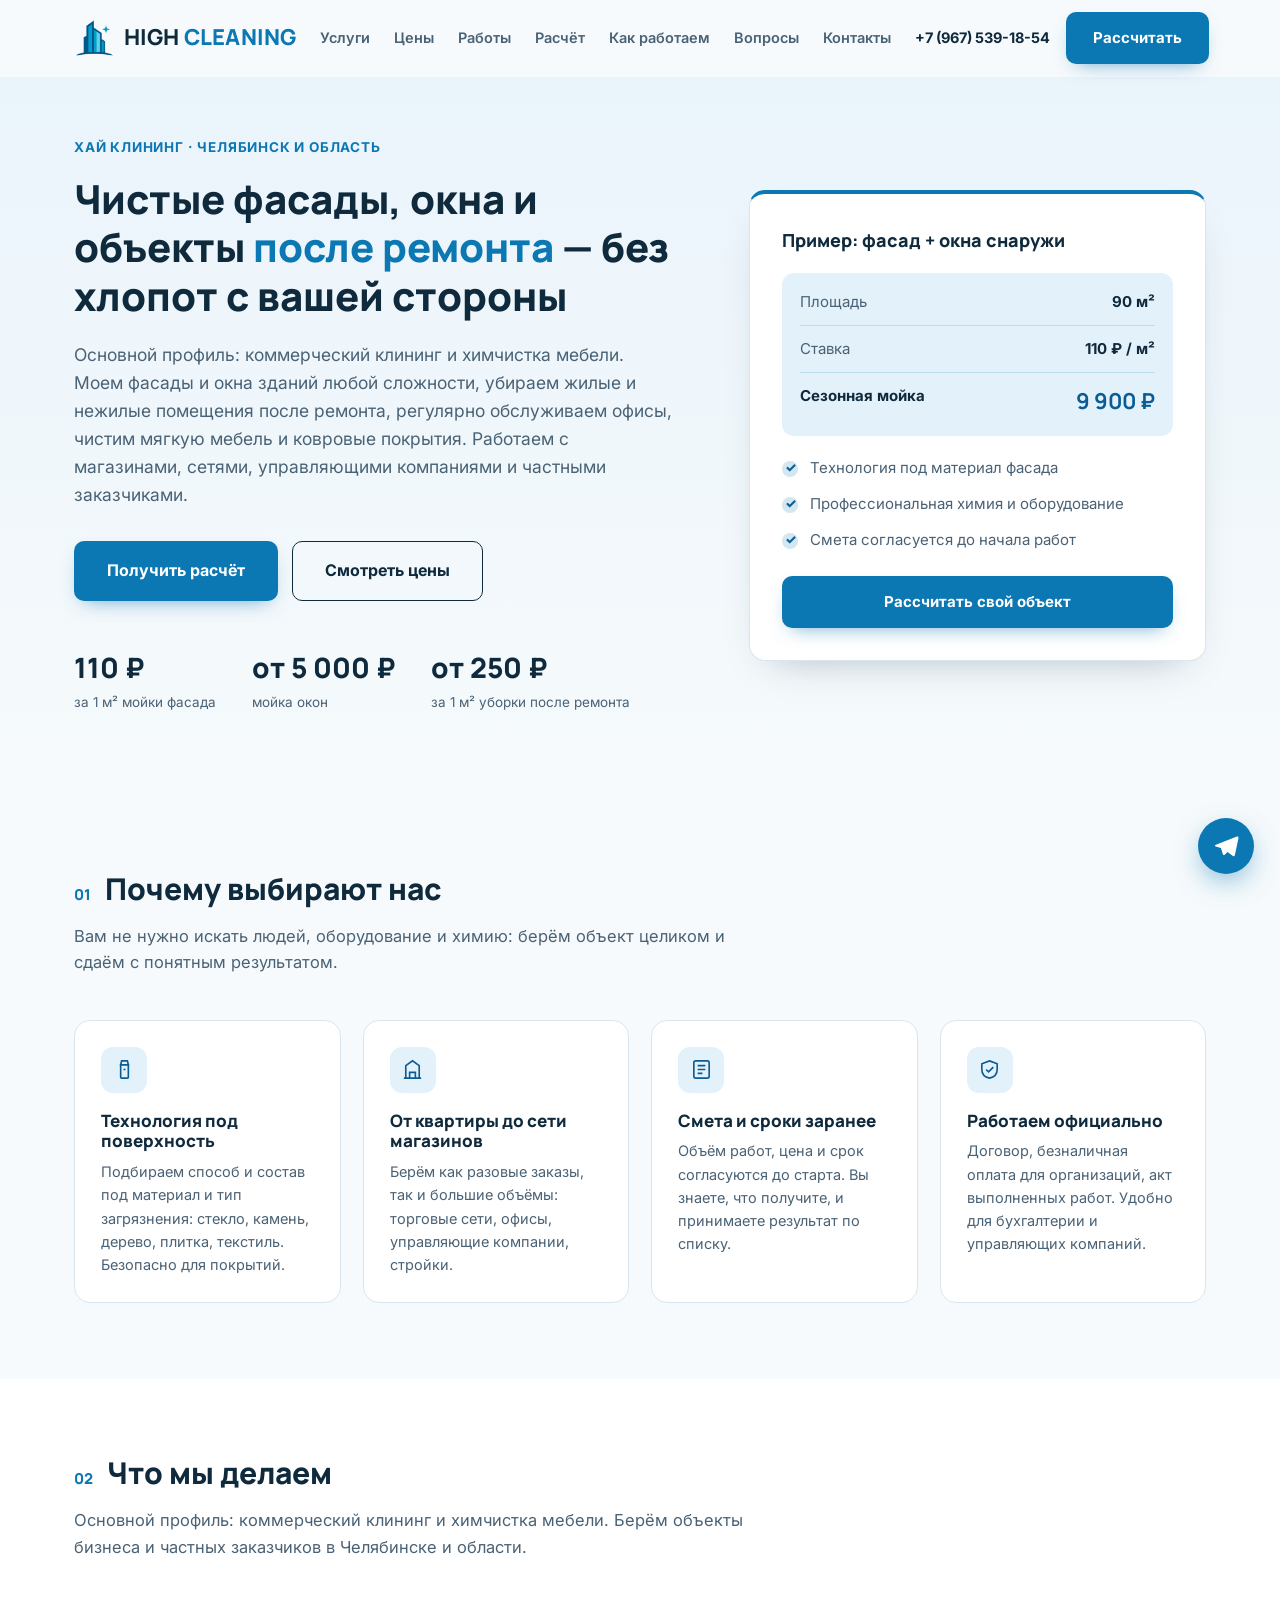
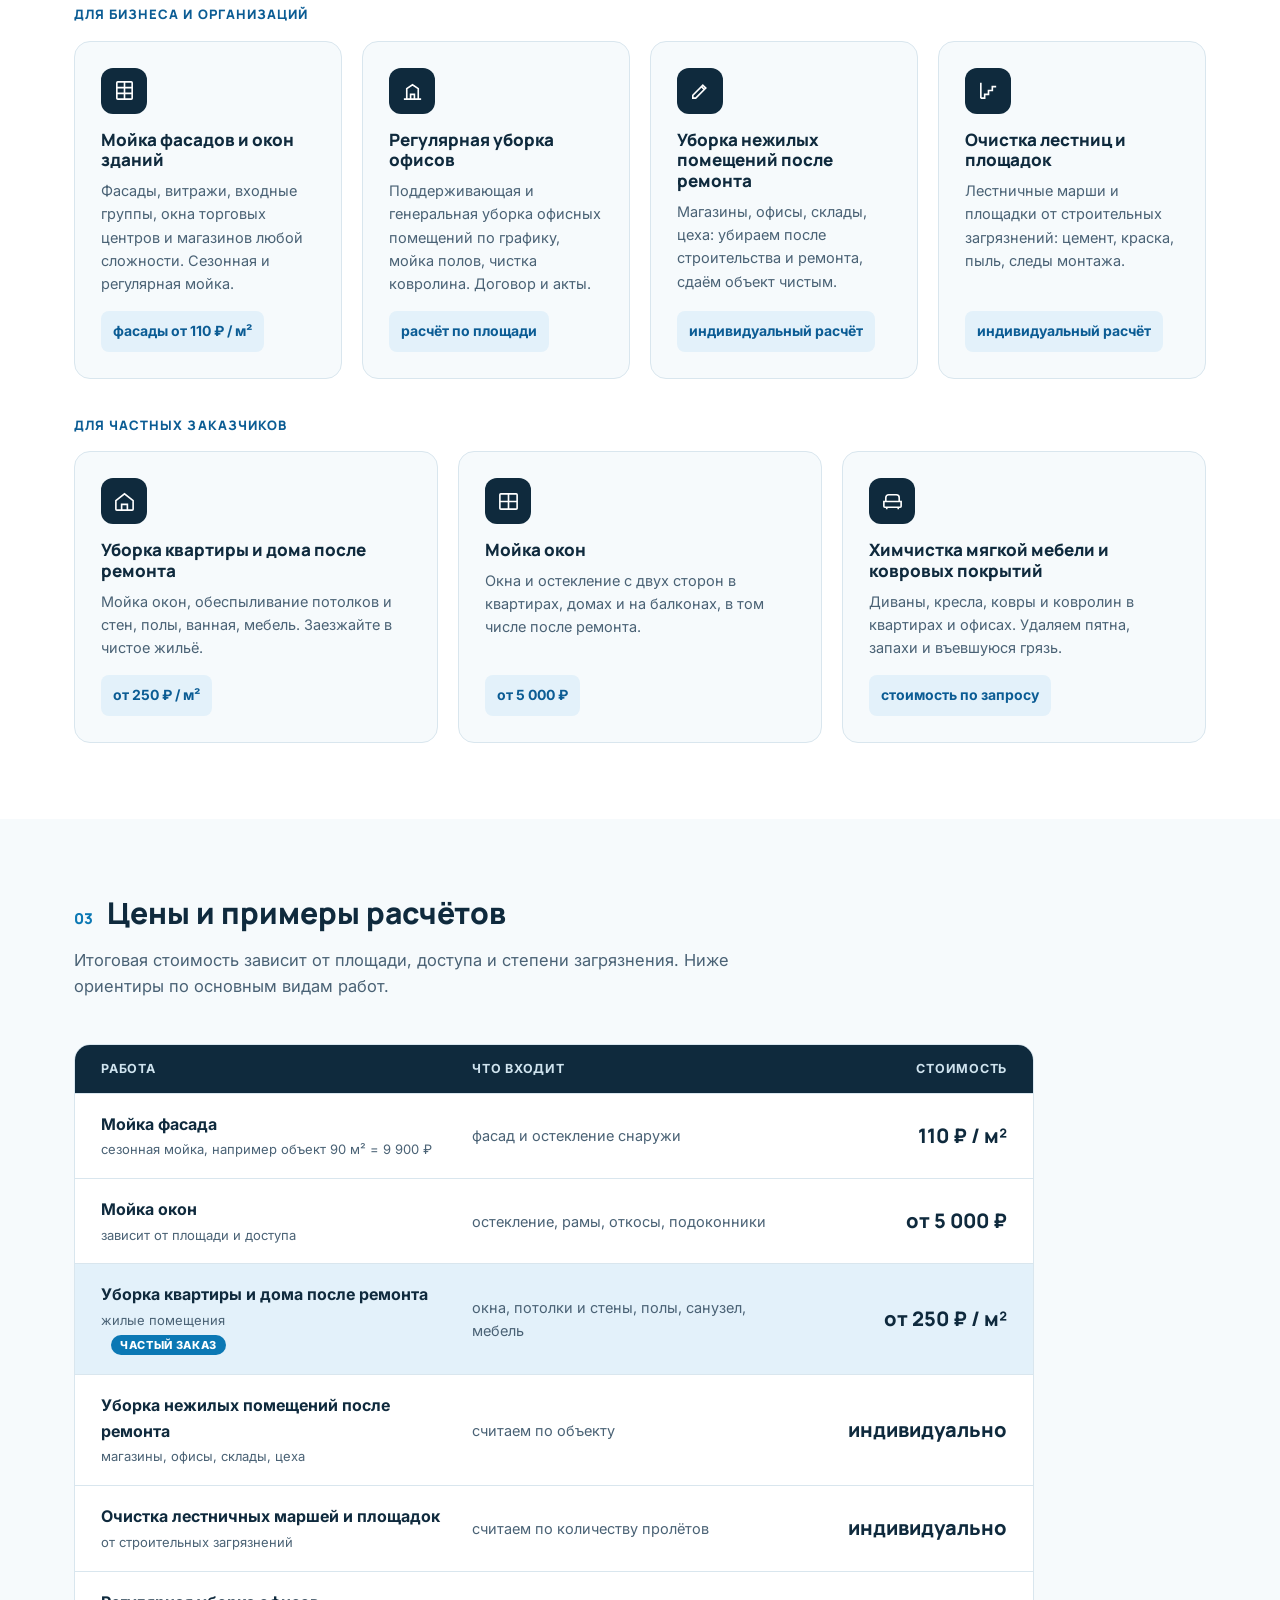
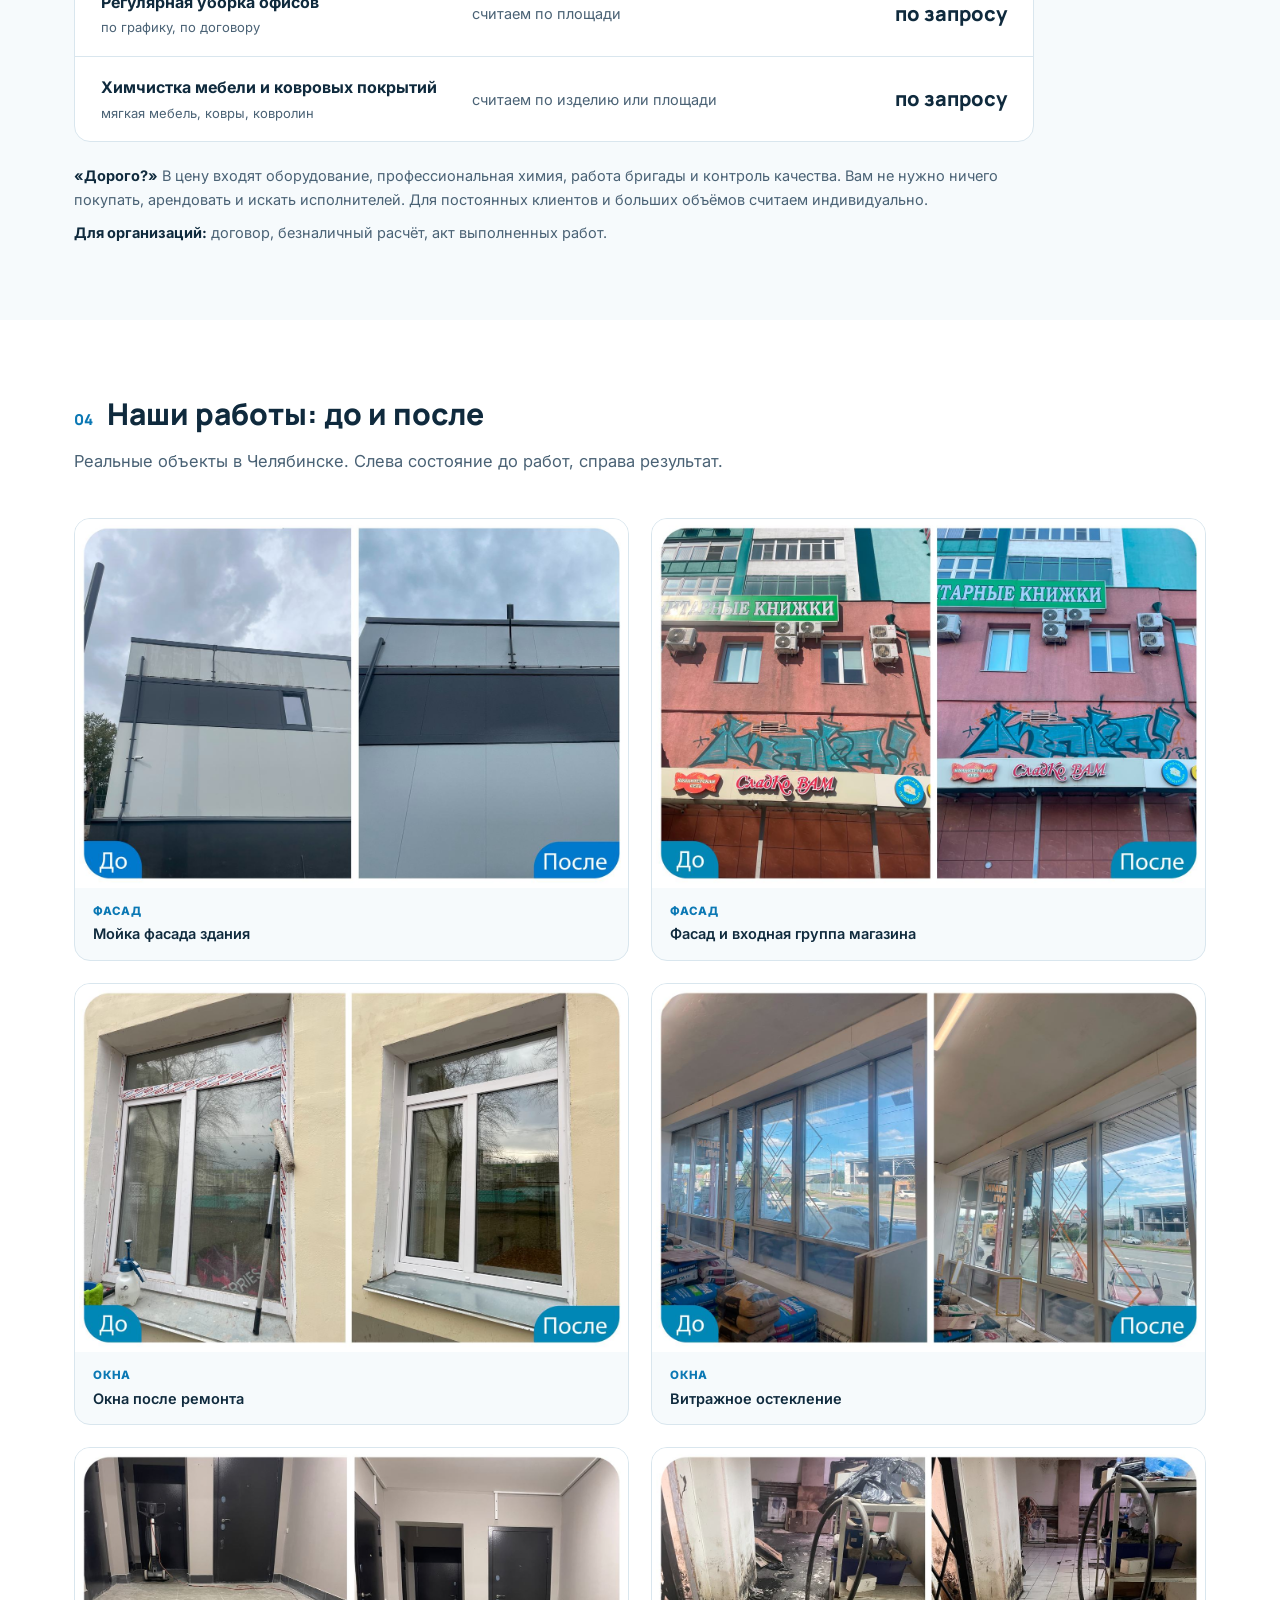
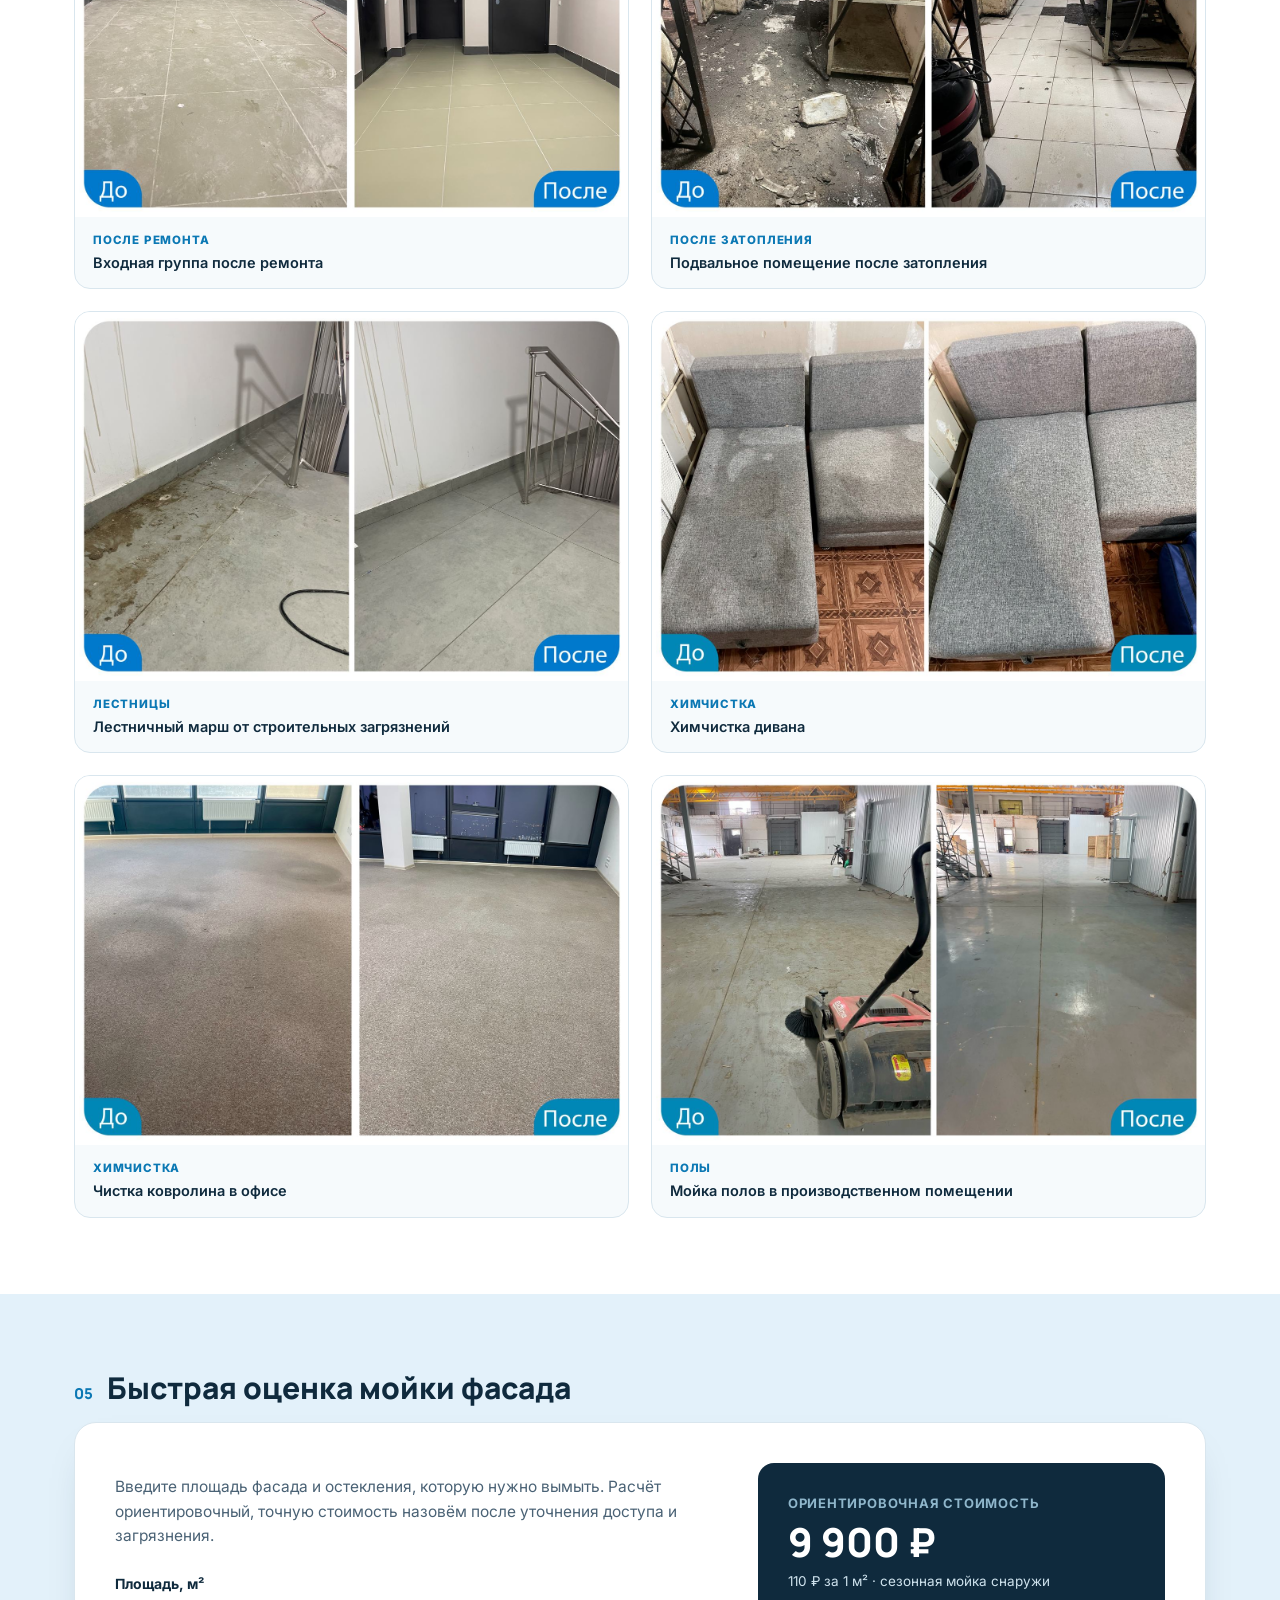
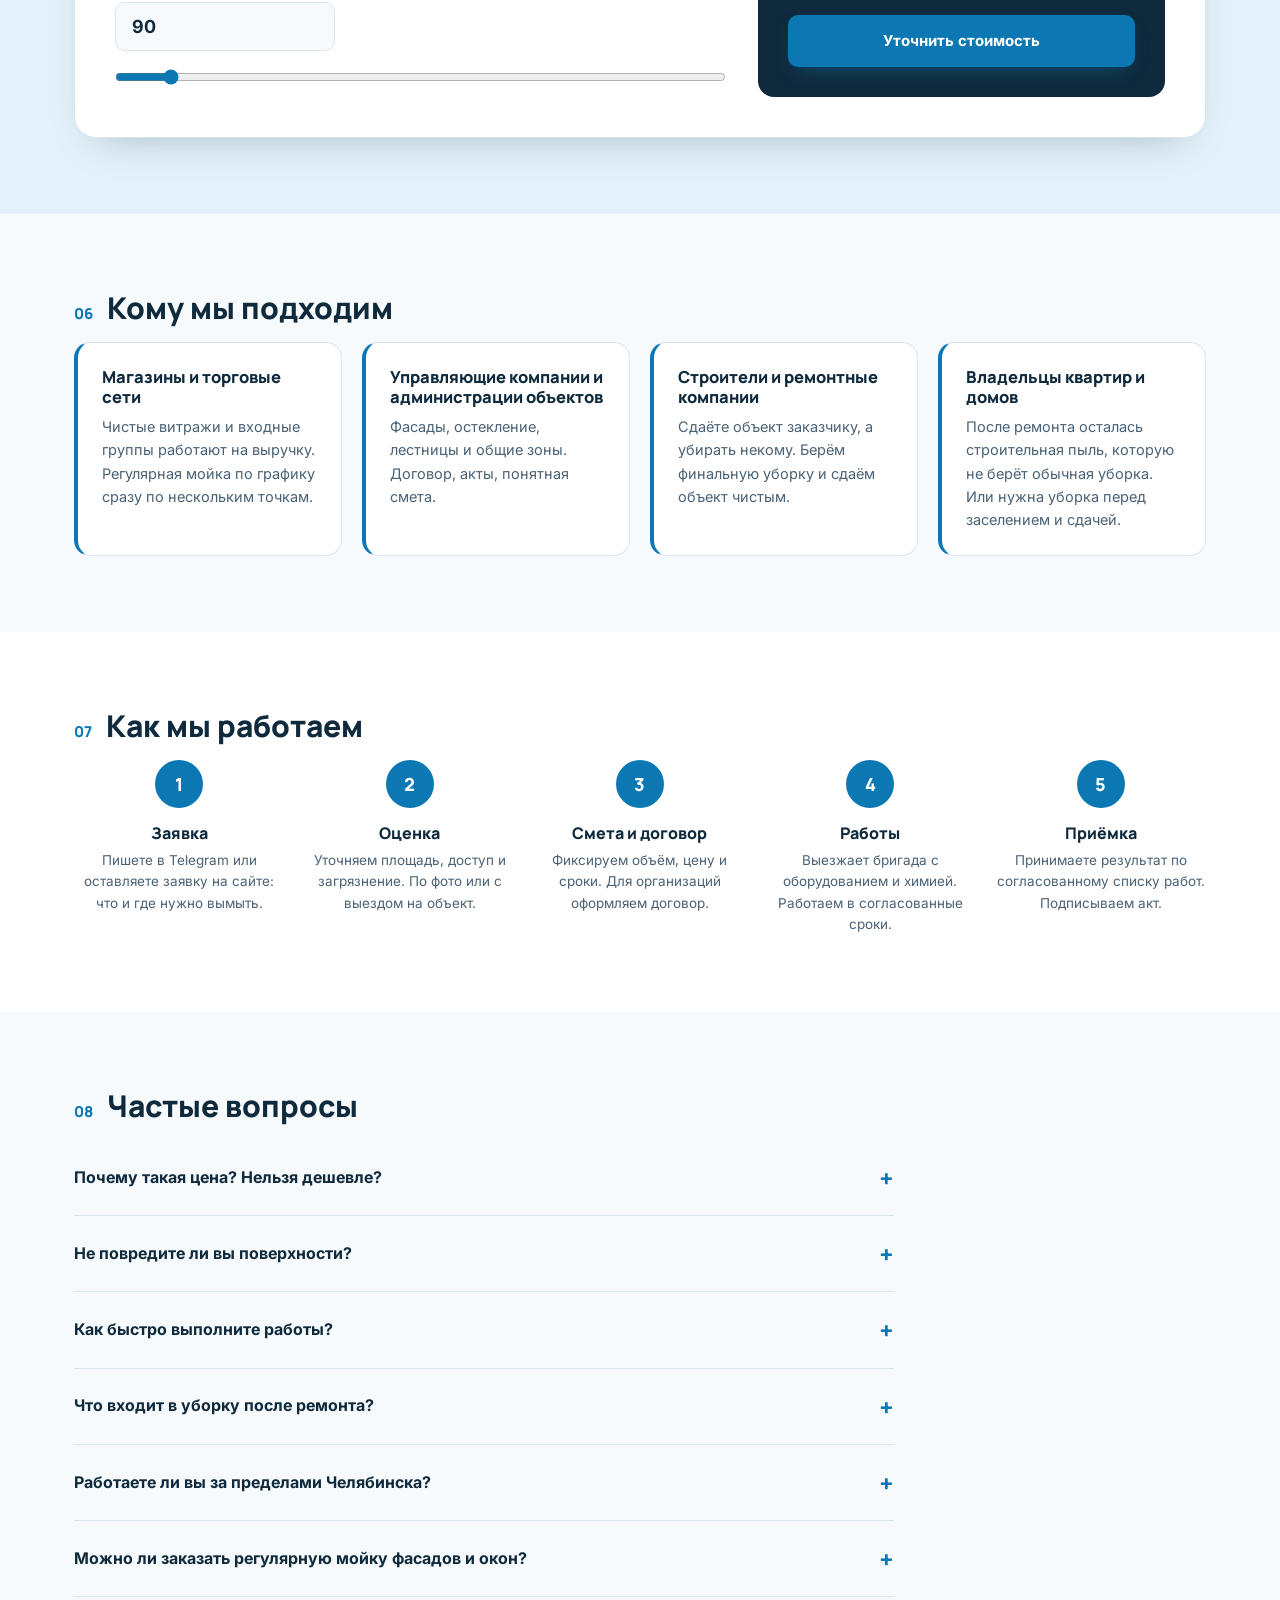
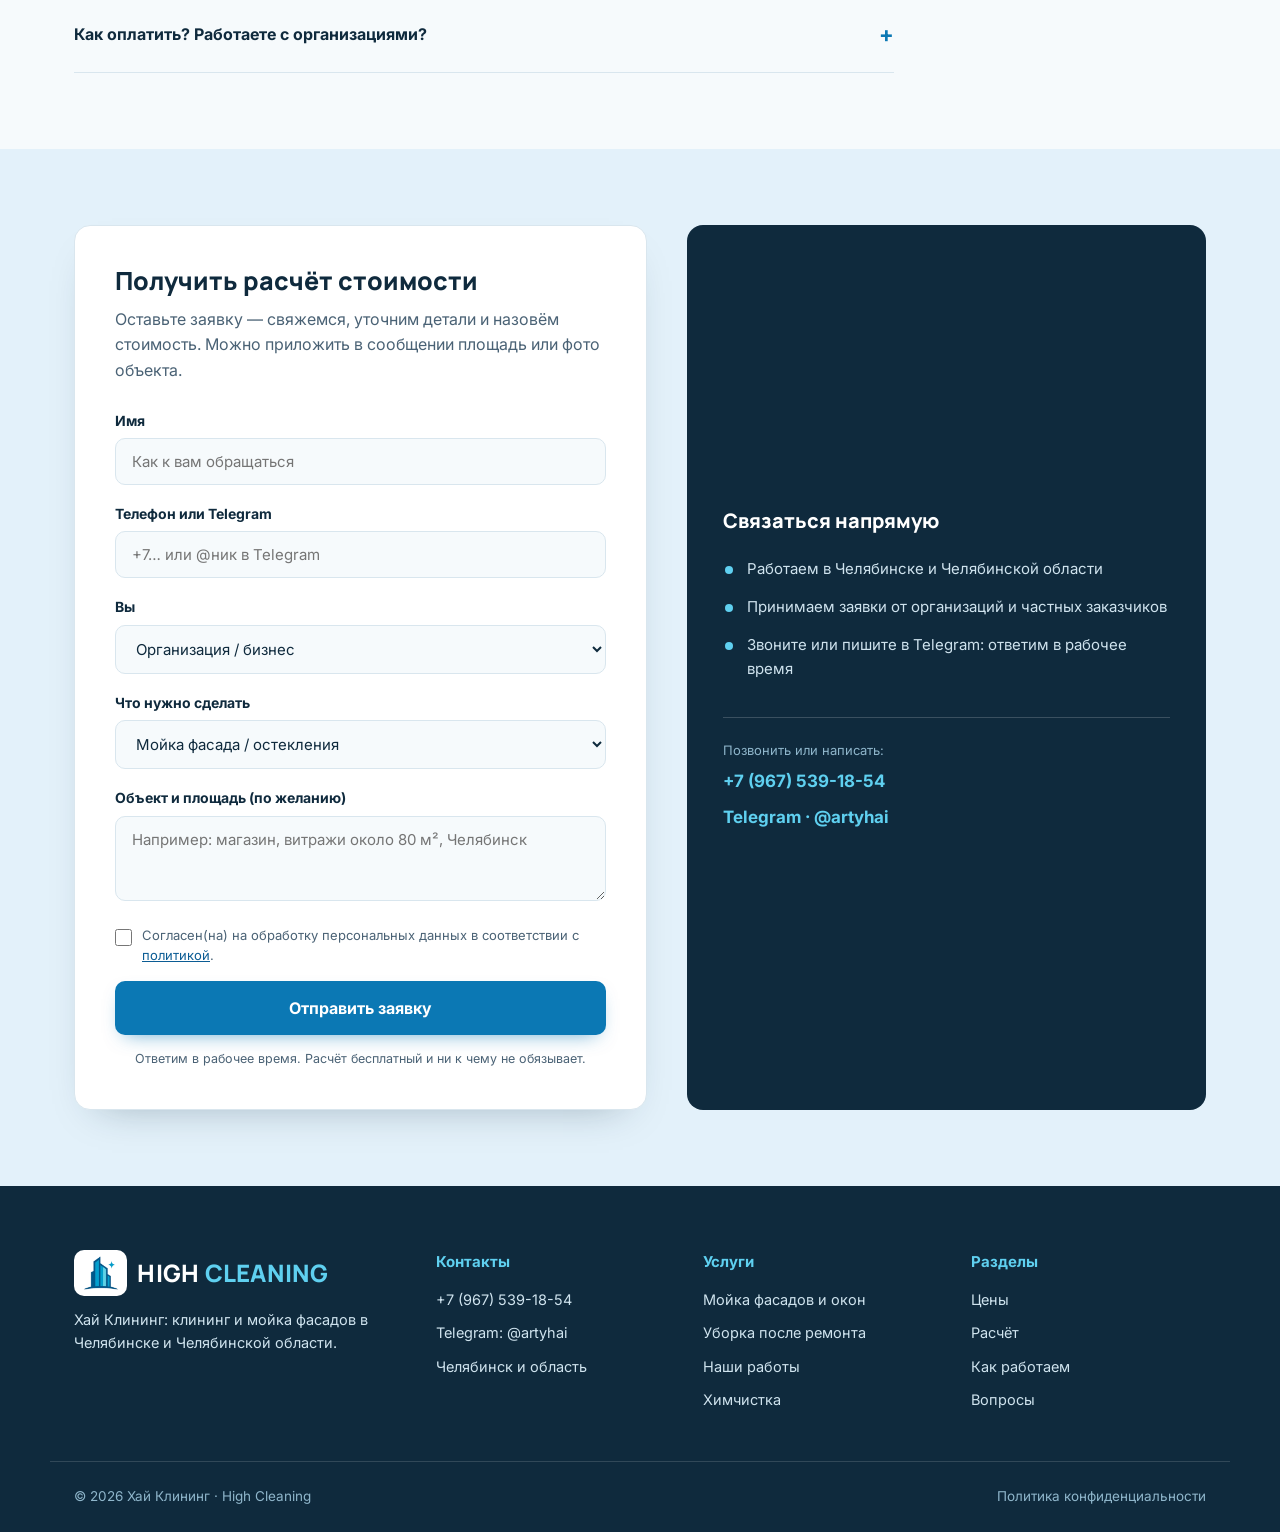
<file: index.html>
<!DOCTYPE html>
<html lang="ru">
<head>
<meta charset="UTF-8">
<meta name="viewport" content="width=device-width, initial-scale=1.0">
<title>Хай Клининг — клининг и мойка фасадов в Челябинске</title>
<meta name="description" content="Мойка фасадов и окон, уборка после ремонта, химчистка мебели и ковров в Челябинске и области. Для бизнеса и частных заказчиков. Фасад от 110 ₽/м², окна от 5 000 ₽, уборка после ремонта от 250 ₽/м².">
<link rel="icon" type="image/png" href="img/favicon.png">
<link rel="apple-touch-icon" href="img/favicon.png">
<link rel="preconnect" href="https://fonts.googleapis.com">
<link rel="preconnect" href="https://fonts.gstatic.com" crossorigin>
<link href="https://fonts.googleapis.com/css2?family=Manrope:wght@600;700;800&family=Inter:wght@400;500;600;700&display=swap" rel="stylesheet">
<link rel="stylesheet" href="styles.css?v=2">
</head>
<body>

<header class="header" id="header">
  <div class="container header__inner">
    <a href="#top" class="logo" aria-label="Хай Клининг — High Cleaning">
      <img class="logo__icon" src="img/logo-icon.png" alt="" width="40" height="36">
      <span class="logo__text">HIGH <span class="logo__accent">CLEANING</span></span><span class="logo__suffix"> · Хай Клининг, Челябинск</span>
    </a>
    <nav class="nav" id="nav">
      <a href="#services">Услуги</a>
      <a href="#prices">Цены</a>
      <a href="#works">Работы</a>
      <a href="#calc">Расчёт</a>
      <a href="#steps">Как работаем</a>
      <a href="#faq">Вопросы</a>
      <a href="#contacts">Контакты</a>
    </nav>
    <div class="header__actions">
      <a href="tel:+79675391854" class="header__tg">+7 (967) 539-18-54</a>
      <a href="#contact" class="btn btn--accent">Рассчитать</a>
      <button class="burger" id="burger" aria-label="Меню"><span></span><span></span><span></span></button>
    </div>
  </div>
</header>

<main id="top">

  <!-- HERO -->
  <section class="hero">
    <div class="container hero__grid">
      <div class="hero__text">
        <div class="eyebrow">Хай Клининг · Челябинск и область</div>
        <h1>Чистые фасады, окна и объекты <em>после ремонта</em> — без хлопот с вашей стороны</h1>
        <p class="hero__lead">Основной профиль: коммерческий клининг и химчистка мебели. Моем фасады и окна зданий любой сложности, убираем жилые и нежилые помещения после ремонта, регулярно обслуживаем офисы, чистим мягкую мебель и ковровые покрытия. Работаем с магазинами, сетями, управляющими компаниями и частными заказчиками.</p>
        <div class="hero__cta">
          <a href="#contact" class="btn btn--accent btn--lg">Получить расчёт</a>
          <a href="#prices" class="btn btn--outline btn--lg">Смотреть цены</a>
        </div>
        <div class="hero__stats">
          <div class="stat"><span class="stat__num"><span data-target="110">0</span> ₽</span><span class="stat__label">за 1 м² мойки фасада</span></div>
          <div class="stat"><span class="stat__num">от 5 000 ₽</span><span class="stat__label">мойка окон</span></div>
          <div class="stat"><span class="stat__num">от 250 ₽</span><span class="stat__label">за 1 м² уборки после ремонта</span></div>
        </div>
      </div>
      <div class="hero__card">
        <div class="hero__card-title">Пример: фасад + окна снаружи</div>
        <div class="hero__calc">
          <div class="hero__calc-row"><span>Площадь</span><b>90 м²</b></div>
          <div class="hero__calc-row"><span>Ставка</span><b>110 ₽ / м²</b></div>
          <div class="hero__calc-row hero__calc-row--total"><span>Сезонная мойка</span><b>9 900 ₽</b></div>
        </div>
        <ul class="hero__card-list">
          <li>Технология под материал фасада</li>
          <li>Профессиональная химия и оборудование</li>
          <li>Смета согласуется до начала работ</li>
        </ul>
        <a href="#contact" class="btn btn--accent btn--block">Рассчитать свой объект</a>
      </div>
    </div>
  </section>

  <!-- ПРЕИМУЩЕСТВА -->
  <section class="section adv" id="why">
    <div class="container">
      <div class="section-head">
        <span class="section-head__num">01</span>
        <span class="section-head__title">Почему выбирают нас</span>
      </div>
      <p class="section-lead">Вам не нужно искать людей, оборудование и химию: берём объект целиком и сдаём с понятным результатом.</p>
      <div class="adv__grid">
        <div class="adv__item">
          <div class="adv__icon"><svg viewBox="0 0 24 24" fill="none" stroke="currentColor" stroke-width="1.7"><path d="M9 3h6l1 4H8l1-4z"/><path d="M8 7h8v13a1 1 0 01-1 1H9a1 1 0 01-1-1V7z"/><path d="M11 12h2"/></svg></div>
          <h3>Технология под поверхность</h3>
          <p>Подбираем способ и состав под материал и тип загрязнения: стекло, камень, дерево, плитка, текстиль. Безопасно для покрытий.</p>
        </div>
        <div class="adv__item">
          <div class="adv__icon"><svg viewBox="0 0 24 24" fill="none" stroke="currentColor" stroke-width="1.7"><path d="M3 21h18M5 21V8l7-5 7 5v13M9 21v-6h6v6"/></svg></div>
          <h3>От квартиры до сети магазинов</h3>
          <p>Берём как разовые заказы, так и большие объёмы: торговые сети, офисы, управляющие компании, стройки.</p>
        </div>
        <div class="adv__item">
          <div class="adv__icon"><svg viewBox="0 0 24 24" fill="none" stroke="currentColor" stroke-width="1.7"><rect x="4" y="3" width="16" height="18" rx="2"/><path d="M8 8h8M8 12h8M8 16h5"/></svg></div>
          <h3>Смета и сроки заранее</h3>
          <p>Объём работ, цена и срок согласуются до старта. Вы знаете, что получите, и принимаете результат по списку.</p>
        </div>
        <div class="adv__item">
          <div class="adv__icon"><svg viewBox="0 0 24 24" fill="none" stroke="currentColor" stroke-width="1.7"><path d="M12 3l8 3v6c0 4.5-3.2 8-8 9-4.8-1-8-4.5-8-9V6l8-3z"/><path d="M8.5 12l2.5 2.5L16 9.5"/></svg></div>
          <h3>Работаем официально</h3>
          <p>Договор, безналичная оплата для организаций, акт выполненных работ. Удобно для бухгалтерии и управляющих компаний.</p>
        </div>
      </div>
    </div>
  </section>

  <!-- УСЛУГИ -->
  <section class="section services" id="services">
    <div class="container">
      <div class="section-head">
        <span class="section-head__num">02</span>
        <span class="section-head__title">Что мы делаем</span>
      </div>
      <p class="section-lead">Основной профиль: коммерческий клининг и химчистка мебели. Берём объекты бизнеса и частных заказчиков в Челябинске и области.</p>

      <div class="svc-group">
        <div class="svc-group__label">Для бизнеса и организаций</div>
        <div class="svc__grid">
          <div class="svc">
            <div class="svc__icon"><svg viewBox="0 0 24 24" fill="none" stroke="currentColor" stroke-width="1.7"><rect x="4" y="3" width="16" height="18" rx="1"/><path d="M4 9h16M4 15h16M12 3v18"/></svg></div>
            <h3>Мойка фасадов и окон зданий</h3>
            <p>Фасады, витражи, входные группы, окна торговых центров и магазинов любой сложности. Сезонная и регулярная мойка.</p>
            <div class="svc__price">фасады от 110 ₽ / м²</div>
          </div>
          <div class="svc">
            <div class="svc__icon"><svg viewBox="0 0 24 24" fill="none" stroke="currentColor" stroke-width="1.7"><path d="M3 21h18M6 21V10l6-4 6 4v11M10 21v-5h4v5"/></svg></div>
            <h3>Регулярная уборка офисов</h3>
            <p>Поддерживающая и генеральная уборка офисных помещений по графику, мойка полов, чистка ковролина. Договор и акты.</p>
            <div class="svc__price">расчёт по площади</div>
          </div>
          <div class="svc">
            <div class="svc__icon"><svg viewBox="0 0 24 24" fill="none" stroke="currentColor" stroke-width="1.7"><path d="M14.5 6.5l3 3L7 20H4v-3L14.5 6.5z"/><path d="M13 8l3 3"/></svg></div>
            <h3>Уборка нежилых помещений после ремонта</h3>
            <p>Магазины, офисы, склады, цеха: убираем после строительства и ремонта, сдаём объект чистым.</p>
            <div class="svc__price">индивидуальный расчёт</div>
          </div>
          <div class="svc">
            <div class="svc__icon"><svg viewBox="0 0 24 24" fill="none" stroke="currentColor" stroke-width="1.7"><path d="M4 20h4v-4h4v-4h4V8h4"/><path d="M4 20V4"/></svg></div>
            <h3>Очистка лестниц и площадок</h3>
            <p>Лестничные марши и площадки от строительных загрязнений: цемент, краска, пыль, следы монтажа.</p>
            <div class="svc__price">индивидуальный расчёт</div>
          </div>
        </div>
      </div>

      <div class="svc-group">
        <div class="svc-group__label">Для частных заказчиков</div>
        <div class="svc__grid svc__grid--3">
          <div class="svc">
            <div class="svc__icon"><svg viewBox="0 0 24 24" fill="none" stroke="currentColor" stroke-width="1.7"><path d="M3 11l9-7 9 7v9a1 1 0 01-1 1H4a1 1 0 01-1-1v-9z"/><path d="M9 21v-6h6v6"/></svg></div>
            <h3>Уборка квартиры и дома после ремонта</h3>
            <p>Мойка окон, обеспыливание потолков и стен, полы, ванная, мебель. Заезжайте в чистое жильё.</p>
            <div class="svc__price">от 250 ₽ / м²</div>
          </div>
          <div class="svc">
            <div class="svc__icon"><svg viewBox="0 0 24 24" fill="none" stroke="currentColor" stroke-width="1.7"><rect x="3" y="4" width="18" height="16" rx="1"/><path d="M12 4v16M3 12h18"/></svg></div>
            <h3>Мойка окон</h3>
            <p>Окна и остекление с двух сторон в квартирах, домах и на балконах, в том числе после ремонта.</p>
            <div class="svc__price">от 5 000 ₽</div>
          </div>
          <div class="svc">
            <div class="svc__icon"><svg viewBox="0 0 24 24" fill="none" stroke="currentColor" stroke-width="1.7"><path d="M5 12V8a3 3 0 013-3h8a3 3 0 013 3v4"/><path d="M3 12h18v5a1 1 0 01-1 1H4a1 1 0 01-1-1v-5z"/><path d="M6 18v2M18 18v2"/></svg></div>
            <h3>Химчистка мягкой мебели и ковровых покрытий</h3>
            <p>Диваны, кресла, ковры и ковролин в квартирах и офисах. Удаляем пятна, запахи и въевшуюся грязь.</p>
            <div class="svc__price">стоимость по запросу</div>
          </div>
        </div>
      </div>
    </div>
  </section>

<!-- ЦЕНЫ -->
  <section class="section prices" id="prices">
    <div class="container">
      <div class="section-head">
        <span class="section-head__num">03</span>
        <span class="section-head__title">Цены и примеры расчётов</span>
      </div>
      <p class="section-lead">Итоговая стоимость зависит от площади, доступа и степени загрязнения. Ниже ориентиры по основным видам работ.</p>
      <div class="prices__table">
        <div class="price-row price-row--head"><span>Работа</span><span>Что входит</span><span style="text-align:right">Стоимость</span></div>
        <div class="price-row"><div class="price-row__name">Мойка фасада<small>сезонная мойка, например объект 90 м² = 9 900 ₽</small></div><div class="price-row__each">фасад и остекление снаружи</div><div class="price-row__sum">110 ₽ / м²</div></div>
        <div class="price-row"><div class="price-row__name">Мойка окон<small>зависит от площади и доступа</small></div><div class="price-row__each">остекление, рамы, откосы, подоконники</div><div class="price-row__sum">от 5 000 ₽</div></div>
        <div class="price-row price-row--hit"><div class="price-row__name">Уборка квартиры и дома после ремонта<small>жилые помещения</small></div><div class="price-row__each">окна, потолки и стены, полы, санузел, мебель</div><div class="price-row__sum">от 250 ₽ / м²</div></div>
        <div class="price-row"><div class="price-row__name">Уборка нежилых помещений после ремонта<small>магазины, офисы, склады, цеха</small></div><div class="price-row__each">считаем по объекту</div><div class="price-row__sum">индивидуально</div></div>
        <div class="price-row"><div class="price-row__name">Очистка лестничных маршей и площадок<small>от строительных загрязнений</small></div><div class="price-row__each">считаем по количеству пролётов</div><div class="price-row__sum">индивидуально</div></div>
        <div class="price-row"><div class="price-row__name">Регулярная уборка офисов<small>по графику, по договору</small></div><div class="price-row__each">считаем по площади</div><div class="price-row__sum">по запросу</div></div>
        <div class="price-row"><div class="price-row__name">Химчистка мебели и ковровых покрытий<small>мягкая мебель, ковры, ковролин</small></div><div class="price-row__each">считаем по изделию или площади</div><div class="price-row__sum">по запросу</div></div>
      </div>
<div class="prices__notes">
        <p><b>«Дорого?»</b> В цену входят оборудование, профессиональная химия, работа бригады и контроль качества. Вам не нужно ничего покупать, арендовать и искать исполнителей. Для постоянных клиентов и больших объёмов считаем индивидуально.</p>
        <p><b>Для организаций:</b> договор, безналичный расчёт, акт выполненных работ.</p>
      </div>
    </div>
  </section>

  <!-- РАБОТЫ -->
  <section class="section works" id="works">
    <div class="container">
      <div class="section-head">
        <span class="section-head__num">04</span>
        <span class="section-head__title">Наши работы: до и после</span>
      </div>
      <p class="section-lead">Реальные объекты в Челябинске. Слева состояние до работ, справа результат.</p>
      <div class="works__grid">
        <figure class="work"><img src="img/facade-1.jpg" alt="Мойка фасада здания: до и после" loading="lazy" width="1400" height="925"><figcaption><span>Фасад</span>Мойка фасада здания</figcaption></figure>
        <figure class="work"><img src="img/facade-2.jpg" alt="Фасад и входная группа магазина: до и после" loading="lazy" width="1400" height="925"><figcaption><span>Фасад</span>Фасад и входная группа магазина</figcaption></figure>
        <figure class="work"><img src="img/windows-1.jpg" alt="Окна после ремонта: до и после" loading="lazy" width="1400" height="925"><figcaption><span>Окна</span>Окна после ремонта</figcaption></figure>
        <figure class="work"><img src="img/windows-2.jpg" alt="Витражное остекление: до и после" loading="lazy" width="1400" height="925"><figcaption><span>Окна</span>Витражное остекление</figcaption></figure>
        <figure class="work"><img src="img/afterrepair-1.jpg" alt="Входная группа после ремонта: до и после" loading="lazy" width="1400" height="925"><figcaption><span>После ремонта</span>Входная группа после ремонта</figcaption></figure>
        <figure class="work"><img src="img/afterflood.jpg" alt="Подвальное помещение после затопления: до и после" loading="lazy" width="1400" height="925"><figcaption><span>После затопления</span>Подвальное помещение после затопления</figcaption></figure>
        <figure class="work"><img src="img/stairs.jpg" alt="Лестничный марш от строительных загрязнений: до и после" loading="lazy" width="1400" height="925"><figcaption><span>Лестницы</span>Лестничный марш от строительных загрязнений</figcaption></figure>
        <figure class="work"><img src="img/sofa.jpg" alt="Химчистка дивана: до и после" loading="lazy" width="1400" height="925"><figcaption><span>Химчистка</span>Химчистка дивана</figcaption></figure>
        <figure class="work"><img src="img/carpet-office.jpg" alt="Чистка ковролина в офисе: до и после" loading="lazy" width="1400" height="925"><figcaption><span>Химчистка</span>Чистка ковролина в офисе</figcaption></figure>
        <figure class="work"><img src="img/floor-shop.jpg" alt="Мойка полов в производственном помещении: до и после" loading="lazy" width="1400" height="925"><figcaption><span>Полы</span>Мойка полов в производственном помещении</figcaption></figure>
      </div>
    </div>
  </section>

  <!-- КАЛЬКУЛЯТОР -->
  <section class="section calc" id="calc">
    <div class="container">
      <div class="section-head">
        <span class="section-head__num">05</span>
        <span class="section-head__title">Быстрая оценка мойки фасада</span>
      </div>
      <div class="calc__box">
        <div class="calc__controls">
          <p class="calc__lead">Введите площадь фасада и остекления, которую нужно вымыть. Расчёт ориентировочный, точную стоимость назовём после уточнения доступа и загрязнения.</p>
          <label for="calcArea">Площадь, м²</label>
          <input type="number" id="calcArea" min="1" max="100000" value="90" inputmode="numeric">
          <input type="range" id="calcRange" min="10" max="1000" step="10" value="90" aria-label="Площадь, м²">
        </div>
        <div class="calc__result">
          <div class="calc__result-label">Ориентировочная стоимость</div>
          <div class="calc__result-sum" id="calcSum">9 900 ₽</div>
          <div class="calc__result-note">110 ₽ за 1 м² · сезонная мойка снаружи</div>
          <a href="#contact" class="btn btn--accent btn--block" id="calcCta">Уточнить стоимость</a>
        </div>
      </div>
    </div>
  </section>

  <!-- ДЛЯ КОГО -->
  <section class="section audience" id="audience">
    <div class="container">
      <div class="section-head">
        <span class="section-head__num">06</span>
        <span class="section-head__title">Кому мы подходим</span>
      </div>
      <div class="aud__grid">
        <div class="aud">
          <h3>Магазины и торговые сети</h3>
          <p>Чистые витражи и входные группы работают на выручку. Регулярная мойка по графику сразу по нескольким точкам.</p>
        </div>
        <div class="aud">
          <h3>Управляющие компании и администрации объектов</h3>
          <p>Фасады, остекление, лестницы и общие зоны. Договор, акты, понятная смета.</p>
        </div>
        <div class="aud">
          <h3>Строители и ремонтные компании</h3>
          <p>Сдаёте объект заказчику, а убирать некому. Берём финальную уборку и сдаём объект чистым.</p>
        </div>
        <div class="aud">
          <h3>Владельцы квартир и домов</h3>
          <p>После ремонта осталась строительная пыль, которую не берёт обычная уборка. Или нужна уборка перед заселением и сдачей.</p>
        </div>
      </div>
    </div>
  </section>

  <!-- ПРОЦЕСС -->
  <section class="section steps" id="steps">
    <div class="container">
      <div class="section-head">
        <span class="section-head__num">07</span>
        <span class="section-head__title">Как мы работаем</span>
      </div>
      <div class="steps__grid">
        <div class="step">
          <span class="step__num">1</span>
          <h3>Заявка</h3>
          <p>Пишете в Telegram или оставляете заявку на сайте: что и где нужно вымыть.</p>
        </div>
        <div class="step">
          <span class="step__num">2</span>
          <h3>Оценка</h3>
          <p>Уточняем площадь, доступ и загрязнение. По фото или с выездом на объект.</p>
        </div>
        <div class="step">
          <span class="step__num">3</span>
          <h3>Смета и договор</h3>
          <p>Фиксируем объём, цену и сроки. Для организаций оформляем договор.</p>
        </div>
        <div class="step">
          <span class="step__num">4</span>
          <h3>Работы</h3>
          <p>Выезжает бригада с оборудованием и химией. Работаем в согласованные сроки.</p>
        </div>
        <div class="step">
          <span class="step__num">5</span>
          <h3>Приёмка</h3>
          <p>Принимаете результат по согласованному списку работ. Подписываем акт.</p>
        </div>
      </div>
    </div>
  </section>

  <!-- FAQ -->
  <section class="section faq" id="faq">
    <div class="container">
      <div class="section-head">
        <span class="section-head__num">08</span>
        <span class="section-head__title">Частые вопросы</span>
      </div>
      <div class="faq__list">
        <details class="faq__item">
          <summary>Почему такая цена? Нельзя дешевле?</summary>
          <p>Цена складывается из площади, высоты и доступа, степени загрязнения, расхода химии и работы бригады с профессиональным оборудованием. Для постоянных клиентов и больших объёмов (сети, управляющие компании) считаем индивидуально. Напишите задачу — предложим вариант под ваш бюджет.</p>
        </details>
        <details class="faq__item">
          <summary>Не повредите ли вы поверхности?</summary>
          <p>Состав и способ подбираем под материал: стекло, камень, дерево, плитка, текстиль. Сложные участки сначала проверяем на незаметном месте, о рисках предупреждаем заранее.</p>
        </details>
        <details class="faq__item">
          <summary>Как быстро выполните работы?</summary>
          <p>Срок зависит от объёма. Квартиру после ремонта обычно убираем за один-два дня, для фасадов и больших объектов называем срок в смете. Сроки закрепляем до начала работ.</p>
        </details>
        <details class="faq__item">
          <summary>Что входит в уборку после ремонта?</summary>
          <p>Удаление строительной пыли и следов монтажа: мойка окон, обеспыливание потолков и стен, мытьё полов, ванной и санузла, мебели и подоконников. Точный список согласуем в смете.</p>
        </details>
        <details class="faq__item">
          <summary>Работаете ли вы за пределами Челябинска?</summary>
          <p>Да, выезжаем по Челябинской области. Стоимость выезда зависит от расстояния и объёма, уточняйте при заявке.</p>
        </details>
        <details class="faq__item">
          <summary>Можно ли заказать регулярную мойку фасадов и окон?</summary>
          <p>Да. Для магазинов, сетей и коммерческих объектов настраиваем график: сезонная мойка или регулярное обслуживание по договору.</p>
        </details>
        <details class="faq__item">
          <summary>Как оплатить? Работаете с организациями?</summary>
          <p>Для организаций: договор, безналичная оплата и акт выполненных работ. Для частных заказчиков: удобный способ согласуем при заказе.</p>
        </details>
      </div>
    </div>
  </section>

  <!-- ФОРМА + КОНТАКТЫ -->
  <section class="section form-section" id="contact">
    <div class="container form-section__grid">
      <div class="form">
        <h2>Получить расчёт стоимости</h2>
        <p class="form__lead">Оставьте заявку — свяжемся, уточним детали и назовём стоимость. Можно приложить в сообщении площадь или фото объекта.</p>
        <form id="leadForm">
          <input type="text" name="_gotcha" style="display:none" tabindex="-1" autocomplete="off">
          <div class="form__row">
            <label for="f-name">Имя</label>
            <input type="text" id="f-name" name="name" placeholder="Как к вам обращаться" required>
          </div>
          <div class="form__row">
            <label for="f-contact">Телефон или Telegram</label>
            <input type="text" id="f-contact" name="contact" placeholder="+7… или @ник в Telegram" required>
          </div>
          <div class="form__row">
            <label for="f-client">Вы</label>
            <select id="f-client" name="client_type">
              <option>Организация / бизнес</option>
              <option>Частное лицо</option>
            </select>
          </div>
          <div class="form__row">
            <label for="f-service">Что нужно сделать</label>
            <select id="f-service" name="service">
              <option>Мойка фасада / остекления</option>
              <option>Мойка окон</option>
              <option>Уборка после ремонта</option>
              <option>Регулярная уборка офиса</option>
              <option>Очистка лестниц и площадок</option>
              <option>Химчистка мебели / ковров</option>
              <option>Другое</option>
            </select>
          </div>
          <div class="form__row">
            <label for="f-comment">Объект и площадь (по желанию)</label>
            <textarea id="f-comment" name="comment" rows="3" placeholder="Например: магазин, витражи около 80 м², Челябинск"></textarea>
          </div>
          <label class="consent"><input type="checkbox" name="consent_pd" value="yes" required> <span>Согласен(на) на обработку персональных данных в соответствии с <a href="privacy.html" target="_blank">политикой</a>.</span></label>
          <button type="submit" class="btn btn--accent btn--block btn--lg">Отправить заявку</button>
          <p class="form__hint">Ответим в рабочее время. Расчёт бесплатный и ни к чему не обязывает.</p>
        </form>
      </div>
      <div class="coverage">
        <div class="coverage__title">Связаться напрямую</div>
        <ul class="coverage__list">
          <li>Работаем в Челябинске и Челябинской области</li>
          <li>Принимаем заявки от организаций и частных заказчиков</li>
          <li>Звоните или пишите в Telegram: ответим в рабочее время</li>
        </ul>
        <div class="coverage__contact">
          <span>Позвонить или написать:</span>
          <a href="tel:+79675391854">+7 (967) 539-18-54</a>
          <a href="https://t.me/artyhai" target="_blank" rel="noopener">Telegram · @artyhai</a>
        </div>
      </div>
    </div>
  </section>

</main>

<footer class="footer" id="contacts">
  <div class="container footer__grid">
    <div class="footer__col">
      <div class="logo logo--footer"><span class="logo__badge"><img src="img/logo-icon.png" alt="" width="40" height="36"></span><span class="logo__text">HIGH <span class="logo__accent">CLEANING</span></span></div>
      <p>Хай Клининг: клининг и мойка фасадов в Челябинске и Челябинской области.</p>
    </div>
    <div class="footer__col">
      <div class="footer__title">Контакты</div>
      <a href="tel:+79675391854">+7 (967) 539-18-54</a>
      <a href="https://t.me/artyhai" target="_blank" rel="noopener">Telegram: @artyhai</a>
      <p>Челябинск и область</p>
    </div>
    <div class="footer__col">
      <div class="footer__title">Услуги</div>
      <a href="#services">Мойка фасадов и окон</a>
      <a href="#services">Уборка после ремонта</a>
      <a href="#works">Наши работы</a>
      <a href="#services">Химчистка</a>
    </div>
    <div class="footer__col">
      <div class="footer__title">Разделы</div>
      <a href="#prices">Цены</a>
      <a href="#calc">Расчёт</a>
      <a href="#steps">Как работаем</a>
      <a href="#faq">Вопросы</a>
    </div>
  </div>
  <div class="container footer__bottom">
    <span>© <span id="year"></span> Хай Клининг · High Cleaning</span>
    <a href="privacy.html">Политика конфиденциальности</a>
  </div>
</footer>

<a href="https://t.me/artyhai" target="_blank" rel="noopener" class="fab" aria-label="Написать в Telegram">
  <svg viewBox="0 0 24 24" fill="currentColor"><path d="M21.5 3.5L2.7 10.9c-1.2.5-1.2 1.2-.2 1.5l4.8 1.5 1.8 5.6c.2.6.4.8.9.8.5 0 .7-.2 1-.5l2.4-2.3 5 3.7c.9.5 1.6.2 1.8-.9l3.3-15.5c.3-1.3-.5-1.9-1.4-1.5z"/></svg>
</a>

<script src="script.js"></script>
</body>
</html>
</file>
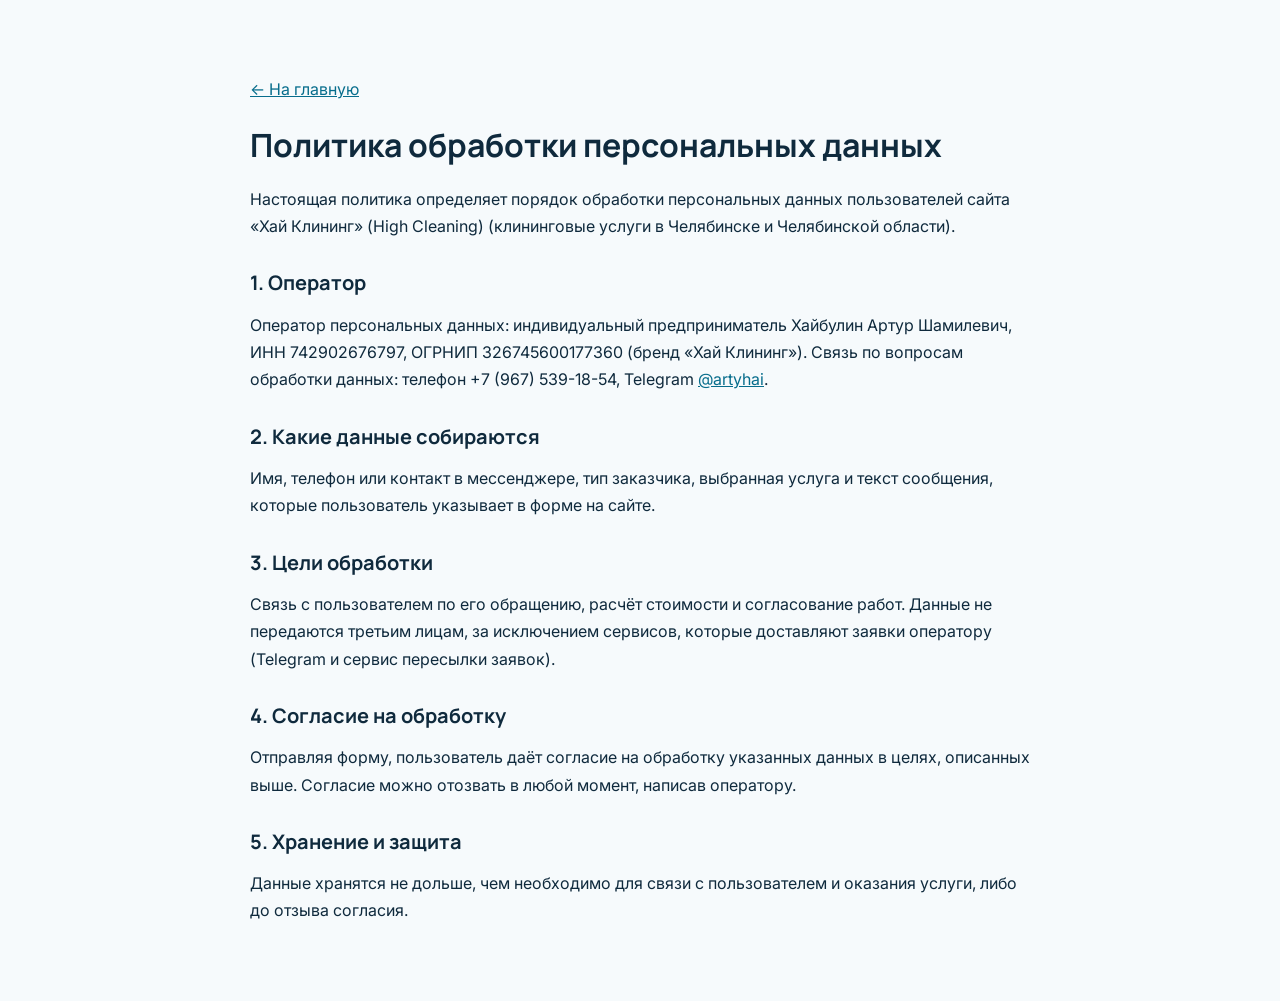
<file: privacy.html>
<!DOCTYPE html>
<html lang="ru">
<head>
<meta charset="UTF-8">
<meta name="viewport" content="width=device-width, initial-scale=1.0">
<title>Политика обработки персональных данных — Хай Клининг</title>
<link href="https://fonts.googleapis.com/css2?family=Manrope:wght@700;800&family=Inter:wght@400;500;600;700&display=swap" rel="stylesheet">
<style>
  body{font-family:'Inter',Arial,sans-serif;max-width:780px;margin:0 auto;padding:60px 24px;color:#0F2A3D;line-height:1.7;background:#F6FAFC}
  h1,h2{font-family:'Manrope',Arial,sans-serif;color:#0F2A3D;line-height:1.25}
  h2{margin-top:30px;font-size:20px}
  a{color:#076D8C}
</style>
</head>
<body>
  <p><a href="index.html">← На главную</a></p>
  <h1>Политика обработки персональных данных</h1>
  <p>Настоящая политика определяет порядок обработки персональных данных пользователей сайта «Хай Клининг» (High Cleaning) (клининговые услуги в Челябинске и Челябинской области).</p>

  <h2>1. Оператор</h2>
  <p>Оператор персональных данных: индивидуальный предприниматель Хайбулин Артур Шамилевич, ИНН 742902676797, ОГРНИП 326745600177360 (бренд «Хай Клининг»). Связь по вопросам обработки данных: телефон +7 (967) 539-18-54, Telegram <a href="https://t.me/artyhai" target="_blank" rel="noopener">@artyhai</a>.</p>

  <h2>2. Какие данные собираются</h2>
  <p>Имя, телефон или контакт в мессенджере, тип заказчика, выбранная услуга и текст сообщения, которые пользователь указывает в форме на сайте.</p>

  <h2>3. Цели обработки</h2>
  <p>Связь с пользователем по его обращению, расчёт стоимости и согласование работ. Данные не передаются третьим лицам, за исключением сервисов, которые доставляют заявки оператору (Telegram и сервис пересылки заявок).</p>

  <h2>4. Согласие на обработку</h2>
  <p>Отправляя форму, пользователь даёт согласие на обработку указанных данных в целях, описанных выше. Согласие можно отозвать в любой момент, написав оператору.</p>

  <h2>5. Хранение и защита</h2>
  <p>Данные хранятся не дольше, чем необходимо для связи с пользователем и оказания услуги, либо до отзыва согласия.</p>
</body>
</html>
</file>
<file: styles.css>
:root{
  --bg:#F6FAFC;
  --white:#FFFFFF;
  --ink:#0F2A3D;
  --ink-soft:#4A6275;
  --accent:#0B78B4;
  --accent-dark:#0B5C94;
  --accent-soft:#E3F1FA;
  --navy:#0F2A3D;
  --line:#D9E6EE;
  --radius:16px;
  --shadow:0 18px 40px -24px rgba(15,42,61,.35);
}

*{box-sizing:border-box;margin:0;padding:0}
html{scroll-behavior:smooth}
body{font-family:'Inter',Arial,sans-serif;color:var(--ink);background:var(--bg);line-height:1.6;-webkit-font-smoothing:antialiased}
h1,h2,h3{font-family:'Manrope',Arial,sans-serif;font-weight:800;color:var(--navy);line-height:1.22}
img{max-width:100%;display:block}
a{color:inherit;text-decoration:none}
ul{list-style:none}
.container{max-width:1180px;margin:0 auto;padding:0 24px}

/* BUTTONS */
.btn{display:inline-flex;align-items:center;justify-content:center;gap:8px;padding:13px 26px;border-radius:10px;font-weight:700;font-size:15px;transition:.2s;border:1.5px solid transparent;cursor:pointer;white-space:nowrap;font-family:inherit}
.btn--accent{background:var(--accent);color:#fff;box-shadow:0 8px 20px -10px rgba(11,120,180,.7)}
.btn--accent:hover{background:var(--accent-dark)}
.btn--outline{border-color:var(--navy);color:var(--navy);background:transparent}
.btn--outline:hover{background:var(--navy);color:#fff}
.btn--lg{padding:16px 32px;font-size:16px}
.btn--block{width:100%}

/* HEADER */
.header{position:sticky;top:0;z-index:100;background:rgba(246,250,252,.92);backdrop-filter:blur(10px);border-bottom:1px solid transparent;transition:.2s}
.header.scrolled{border-bottom-color:var(--line);box-shadow:0 4px 16px -10px rgba(15,42,61,.25)}
.header__inner{display:flex;align-items:center;justify-content:space-between;gap:24px;min-width:0;height:76px}
.logo{display:flex;align-items:center;gap:10px;font-family:'Manrope',sans-serif;font-weight:800;font-size:22px;letter-spacing:.01em;color:var(--navy);flex-shrink:0}
.logo__icon{width:auto;height:36px;flex-shrink:0}
.logo__text{white-space:nowrap}
.logo__accent{color:var(--accent)}
.logo__suffix{color:var(--ink-soft);font-weight:600;font-size:13px}
.logo--footer{font-size:24px;color:#fff;margin-bottom:12px}
.logo--footer .logo__accent{color:#5FD0F0}
.logo__badge{display:flex;align-items:center;justify-content:center;background:#fff;border-radius:10px;padding:6px 8px}
.logo__badge img{height:34px;width:auto}
.nav{display:flex;gap:24px}
.nav a{font-weight:600;font-size:14.5px;color:var(--ink-soft);white-space:nowrap}
.nav a:hover{color:var(--accent)}
.header__actions{display:flex;align-items:center;gap:16px;flex-shrink:0}
.header__tg{font-weight:700;color:var(--navy);white-space:nowrap;font-size:14.5px}
.header__tg:hover{color:var(--accent)}
.burger{display:none;flex-direction:column;justify-content:center;gap:5px;width:32px;height:32px;background:none;border:none;cursor:pointer}
.burger span{display:block;height:2px;background:var(--navy);border-radius:2px;transition:.2s}

/* HERO */
.hero{padding:60px 0 80px;background:linear-gradient(180deg,#EAF4FB 0%,var(--bg) 100%)}
.hero__grid{display:grid;grid-template-columns:1.15fr .85fr;gap:56px;align-items:center}
.eyebrow{color:var(--accent);font-weight:700;font-size:13.5px;letter-spacing:.06em;text-transform:uppercase;margin-bottom:16px}
.hero h1{font-size:40px;margin-bottom:20px}
.hero h1 em{font-style:normal;color:var(--accent)}
.hero__lead{font-size:17.5px;color:var(--ink-soft);margin-bottom:32px;max-width:600px}
.hero__cta{display:flex;gap:14px;flex-wrap:wrap;margin-bottom:44px}
.hero__stats{display:flex;gap:36px;flex-wrap:wrap;align-items:flex-start}
.stat__num{display:block;font-family:'Manrope',sans-serif;font-size:28px;font-weight:800;color:var(--navy)}
.stat__label{font-size:13.5px;color:var(--ink-soft)}
.hero__card{background:var(--white);border:1px solid var(--line);border-top:4px solid var(--accent);border-radius:var(--radius);padding:32px;box-shadow:var(--shadow)}
.hero__card-title{font-family:'Manrope',sans-serif;font-weight:800;font-size:18px;color:var(--navy);margin-bottom:18px}
.hero__calc{background:var(--accent-soft);border-radius:12px;padding:6px 18px;margin-bottom:20px}
.hero__calc-row{display:flex;justify-content:space-between;gap:12px;padding:11px 0;border-bottom:1px solid rgba(11,120,180,.18);font-size:15px;color:var(--ink-soft)}
.hero__calc-row b{color:var(--navy)}
.hero__calc-row--total{border-bottom:none}
.hero__calc-row--total span{color:var(--navy);font-weight:700}
.hero__calc-row--total b{font-family:'Manrope',sans-serif;font-size:22px;color:var(--accent-dark)}
.hero__card-list{margin-bottom:24px}
.hero__card-list li{position:relative;padding-left:28px;margin-bottom:12px;font-size:15px;color:var(--ink-soft)}
.hero__card-list li::before{content:"";position:absolute;left:0;top:5px;width:16px;height:16px;border-radius:50%;background:var(--accent);opacity:.18}
.hero__card-list li::after{content:"✓";position:absolute;left:3px;top:1px;color:var(--accent-dark);font-weight:800;font-size:13px}

/* SECTIONS */
.section{padding:76px 0}
.section-head{display:flex;align-items:baseline;gap:14px;margin-bottom:16px}
.section-head__num{font-family:'Manrope',sans-serif;font-size:15px;color:var(--accent);font-weight:800}
.section-head__title{font-family:'Manrope',sans-serif;font-size:30px;font-weight:800;color:var(--navy);line-height:1.2}
.section-lead{color:var(--ink-soft);font-size:16.5px;max-width:700px;margin-bottom:44px}

/* ADVANTAGES */
.adv__grid{display:grid;grid-template-columns:repeat(4,1fr);gap:22px}
.adv__item{background:var(--white);border:1px solid var(--line);border-radius:var(--radius);padding:26px}
.adv__icon{width:46px;height:46px;border-radius:12px;background:var(--accent-soft);color:var(--accent-dark);display:flex;align-items:center;justify-content:center;margin-bottom:18px}
.adv__icon svg{width:23px;height:23px}
.adv__item h3{font-size:17px;margin-bottom:8px}
.adv__item p{color:var(--ink-soft);font-size:14.5px}

/* SERVICES */
.services{background:var(--white)}
.svc-group{margin-bottom:36px}
.svc-group:last-child{margin-bottom:0}
.svc-group__label{font-family:'Manrope',sans-serif;font-weight:800;font-size:13px;letter-spacing:.08em;text-transform:uppercase;color:var(--accent-dark);margin-bottom:16px}
.svc__grid{display:grid;grid-template-columns:repeat(4,1fr);gap:20px}
.svc__grid--3{grid-template-columns:repeat(3,1fr)}
.svc{border:1px solid var(--line);border-radius:var(--radius);padding:26px;background:var(--bg);display:flex;flex-direction:column}
.svc__icon{width:46px;height:46px;border-radius:12px;background:var(--navy);color:#fff;display:flex;align-items:center;justify-content:center;margin-bottom:16px}
.svc__icon svg{width:23px;height:23px}
.svc h3{font-size:17px;margin-bottom:8px}
.svc p{color:var(--ink-soft);font-size:14.5px;margin-bottom:16px;flex:1}
.svc__price{font-weight:700;font-size:14px;color:var(--accent-dark);background:var(--accent-soft);border-radius:8px;padding:9px 12px;align-self:flex-start}

/* PRICES */
.prices__table{max-width:960px;border:1px solid var(--line);border-radius:var(--radius);overflow:hidden;background:var(--white)}
.price-row{display:grid;grid-template-columns:1.3fr 1.2fr .7fr;gap:16px;align-items:center;padding:18px 26px;border-bottom:1px solid var(--line)}
.price-row:last-child{border-bottom:none}
.price-row--head{background:var(--navy);color:#CFE3EE;font-size:12.5px;font-weight:700;letter-spacing:.06em;text-transform:uppercase;padding:14px 26px}
.price-row__name{font-weight:700;color:var(--navy)}
.price-row__name small{display:block;font-weight:400;font-size:13px;color:var(--ink-soft);margin-top:2px}
.price-row__each{color:var(--ink-soft);font-size:14.5px}
.price-row__sum{font-family:'Manrope',sans-serif;font-weight:800;font-size:20px;color:var(--navy);text-align:right;white-space:nowrap}
.price-row--hit{background:var(--accent-soft)}
.price-row--hit .price-row__name::after{content:"Частый заказ";margin-left:10px;font-size:11px;font-weight:800;letter-spacing:.06em;text-transform:uppercase;background:var(--accent);color:#fff;padding:3px 9px;border-radius:999px;white-space:nowrap}
.prices__notes{max-width:960px;margin-top:22px;display:grid;gap:10px}
.prices__notes p{font-size:14.5px;color:var(--ink-soft)}
.prices__notes b{color:var(--navy)}

/* CALC */
.calc{background:var(--accent-soft)}
.calc__box{display:grid;grid-template-columns:1.2fr .8fr;gap:32px;background:var(--white);border:1px solid var(--line);border-radius:22px;padding:40px;box-shadow:var(--shadow);align-items:center}
.calc__lead{color:var(--ink-soft);font-size:15.5px;margin-bottom:24px}
.calc__controls label{display:block;font-weight:700;font-size:14px;margin-bottom:6px;color:var(--navy)}
.calc__controls input[type=number]{width:100%;max-width:220px;padding:13px 16px;border:1.5px solid var(--line);border-radius:10px;font-family:inherit;font-size:18px;font-weight:700;color:var(--navy);background:var(--bg);margin-bottom:18px}
.calc__controls input[type=number]:focus{outline:none;border-color:var(--accent)}
.calc__controls input[type=range]{display:block;width:100%;accent-color:var(--accent)}
.calc__result{background:var(--navy);border-radius:var(--radius);padding:30px;color:#CFE3EE}
.calc__result-label{font-size:13px;letter-spacing:.06em;text-transform:uppercase;font-weight:700;color:#8FB6CB;margin-bottom:6px}
.calc__result-sum{font-family:'Manrope',sans-serif;font-weight:800;font-size:40px;color:#fff;line-height:1.15;margin-bottom:6px}
.calc__result-note{font-size:13.5px;margin-bottom:22px}

/* AUDIENCE */
.aud__grid{display:grid;grid-template-columns:repeat(4,1fr);gap:20px}
.aud{background:var(--white);border:1px solid var(--line);border-left:4px solid var(--accent);border-radius:var(--radius);padding:24px}
.aud h3{font-size:16.5px;margin-bottom:8px}
.aud p{color:var(--ink-soft);font-size:14.5px}

/* STEPS */
.steps{background:var(--white)}
.steps__grid{display:grid;grid-template-columns:repeat(5,1fr);gap:20px}
.step{text-align:center}
.step__num{display:flex;align-items:center;justify-content:center;width:48px;height:48px;border-radius:50%;background:var(--accent);color:#fff;font-family:'Manrope',sans-serif;font-weight:800;margin:0 auto 16px;font-size:18px}
.step h3{font-size:16px;margin-bottom:6px}
.step p{color:var(--ink-soft);font-size:13.5px}

/* FAQ */
.faq__list{max-width:820px}
.faq__item{border-bottom:1px solid var(--line);padding:20px 0}
.faq__item summary{cursor:pointer;font-weight:700;font-size:16px;color:var(--navy);list-style:none;display:flex;justify-content:space-between;align-items:center}
.faq__item summary::-webkit-details-marker{display:none}
.faq__item summary::after{content:"+";font-size:22px;color:var(--accent);flex-shrink:0;margin-left:16px}
.faq__item[open] summary::after{content:"–"}
.faq__item p{color:var(--ink-soft);margin-top:12px;font-size:14.5px}

/* FORM */
.form-section{background:var(--accent-soft)}
.form-section__grid{display:grid;grid-template-columns:1.05fr .95fr;gap:40px}
.form{background:var(--white);border:1px solid var(--line);border-radius:var(--radius);padding:40px;box-shadow:var(--shadow)}
.form h2{font-size:25px;margin-bottom:10px}
.form__lead{color:var(--ink-soft);margin-bottom:26px}
.form__row{margin-bottom:18px}
.form__row label{display:block;font-weight:700;font-size:14px;margin-bottom:6px;color:var(--navy)}
.form__row input[type=text],.form__row select,.form__row textarea{width:100%;padding:13px 16px;border:1.5px solid var(--line);border-radius:10px;font-family:inherit;font-size:15px;background:var(--bg);resize:vertical;color:var(--ink)}
.form__row input:focus,.form__row textarea:focus,.form__row select:focus{outline:none;border-color:var(--accent)}
.consent{display:flex;gap:10px;align-items:flex-start;font-size:13px;color:var(--ink-soft);margin-bottom:16px;line-height:1.5}
.consent input{margin-top:3px;accent-color:var(--accent);flex-shrink:0;width:17px;height:17px}
.consent a{color:var(--accent-dark);text-decoration:underline}
.form__hint{margin-top:14px;font-size:12.5px;color:var(--ink-soft);text-align:center}

/* CONTACT CARD */
.coverage{background:var(--navy);color:#CFE3EE;border-radius:var(--radius);padding:36px;display:flex;flex-direction:column;justify-content:center;min-height:340px}
.coverage__title{font-family:'Manrope',sans-serif;font-weight:800;font-size:20px;color:#fff;margin-bottom:20px}
.coverage__list li{position:relative;padding-left:24px;margin-bottom:14px;font-size:15px}
.coverage__list li::before{content:"";position:absolute;left:2px;top:9px;width:8px;height:8px;border-radius:50%;background:#5FD0F0}
.coverage__contact{margin-top:22px;padding-top:22px;border-top:1px solid rgba(255,255,255,.18);display:flex;flex-direction:column;gap:8px}
.coverage__contact span{font-size:13px;color:#8FB6CB}
.coverage__contact a{font-weight:700;color:#5FD0F0;font-size:17px}
.coverage__contact a:hover{color:#fff}

/* FOOTER */
.footer{background:var(--navy);color:#CFE3EE;padding:64px 0 24px}
.footer__grid{display:grid;grid-template-columns:1.4fr 1fr 1fr 1fr;gap:32px;padding-bottom:40px;border-bottom:1px solid rgba(255,255,255,.14)}
.footer__col a,.footer__col p{display:block;color:#CFE3EE;font-size:14.5px;margin-bottom:10px}
.footer__col a:hover{color:#fff}
.footer__title{color:#5FD0F0;font-weight:700;margin-bottom:14px;font-size:15px}
.footer__bottom{display:flex;justify-content:space-between;align-items:center;padding-top:24px;font-size:13.5px;color:#8FB6CB;flex-wrap:wrap;gap:10px}
.footer__bottom a:hover{color:#fff}

/* FAB */
.fab{position:fixed;bottom:26px;right:26px;width:56px;height:56px;border-radius:50%;background:var(--accent);color:#fff;display:flex;align-items:center;justify-content:center;box-shadow:0 10px 30px -8px rgba(11,120,180,.7);z-index:90;transition:.2s}
.fab:hover{transform:translateY(-3px);background:var(--accent-dark)}
.fab svg{width:26px;height:26px}

/* WORKS */
.works{background:var(--white)}
.works__grid{display:grid;grid-template-columns:repeat(2,1fr);gap:22px}
.work{border:1px solid var(--line);border-radius:var(--radius);overflow:hidden;background:var(--bg)}
.work img{width:100%;height:auto;aspect-ratio:3/2;object-fit:cover;display:block}
.work figcaption{padding:14px 18px;font-weight:600;font-size:14.5px;color:var(--navy);display:flex;flex-direction:column;gap:2px}
.work figcaption span{font-size:11.5px;font-weight:800;letter-spacing:.07em;text-transform:uppercase;color:var(--accent)}

/* REVEAL */
.reveal{opacity:0;transform:translateY(18px);transition:opacity .6s ease,transform .6s ease}
.reveal.is-visible{opacity:1;transform:none}

/* BREAKPOINTS */
@media (max-width:1360px){
  .logo__suffix{display:none}
}
@media (max-width:1180px){
  .nav{gap:16px}
  .nav a{font-size:13.5px}
  .header__tg{display:none}
}
@media (max-width:1100px){
  .nav{display:none}
  .burger{display:flex}
  .nav.is-open{display:flex;position:absolute;top:76px;left:0;right:0;background:var(--white);flex-direction:column;padding:20px 24px;gap:16px;border-bottom:1px solid var(--line);box-shadow:var(--shadow)}
  .burger.is-open span:nth-child(1){transform:translateY(7px) rotate(45deg)}
  .burger.is-open span:nth-child(2){opacity:0}
  .burger.is-open span:nth-child(3){transform:translateY(-7px) rotate(-45deg)}
  .adv__grid,.aud__grid,.svc__grid{grid-template-columns:repeat(2,1fr)}
  .header__tg{display:inline}
}
@media (max-width:900px){
  .works__grid{grid-template-columns:1fr}
  .hero__grid{grid-template-columns:1fr}
  .hero h1{font-size:32px}
  .svc__grid--3{grid-template-columns:1fr}
  .calc__box{grid-template-columns:1fr;padding:28px 22px}
  .steps__grid{grid-template-columns:repeat(2,1fr)}
  .form-section__grid{grid-template-columns:1fr}
  .coverage{min-height:auto}
  .footer__grid{grid-template-columns:1fr 1fr}
  .price-row{grid-template-columns:1fr auto;padding:16px 20px}
  .price-row--head{display:none}
  .price-row__each{grid-column:1;font-size:13.5px}
  .price-row__sum{grid-column:2;grid-row:1}
}
@media (max-width:560px){
  .container{padding:0 16px}
  .header__inner{gap:10px}
  .header__actions{gap:10px}
  .header__actions .btn{padding:9px 13px;font-size:13.5px}
  .logo{font-size:20px;gap:8px}
  .logo__icon{height:30px}
  .logo{font-size:17px}
  .header__tg{display:none}
  .adv__grid,.aud__grid,.svc__grid,.steps__grid{grid-template-columns:1fr}
  .hero__stats{gap:24px}
  .footer__grid{grid-template-columns:1fr}
  .form{padding:28px 22px}
  .section-head__title{font-size:25px}
  .calc__result-sum{font-size:34px}
  .price-row--hit .price-row__name::after{display:block;margin:6px 0 0;width:max-content}
}
@media (max-width:380px){
  .logo__suffix{display:none}
}
</file>
